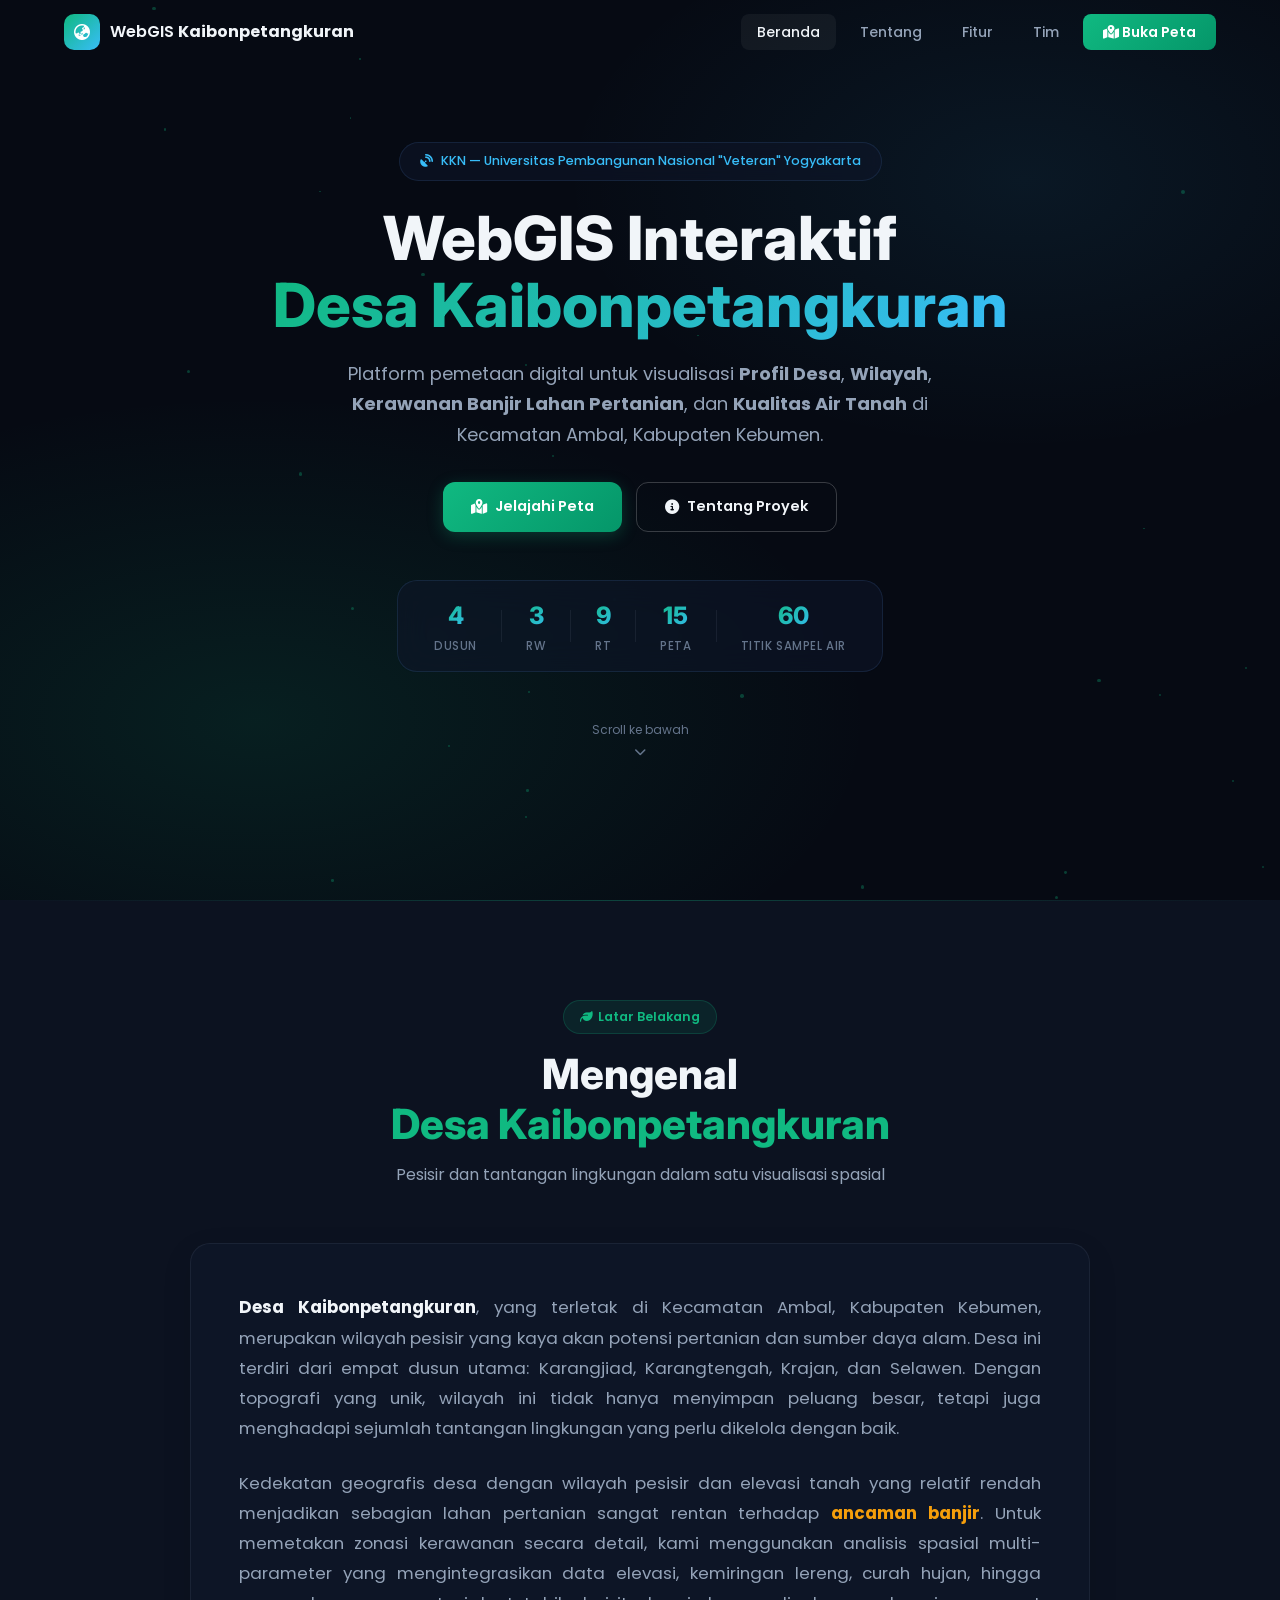
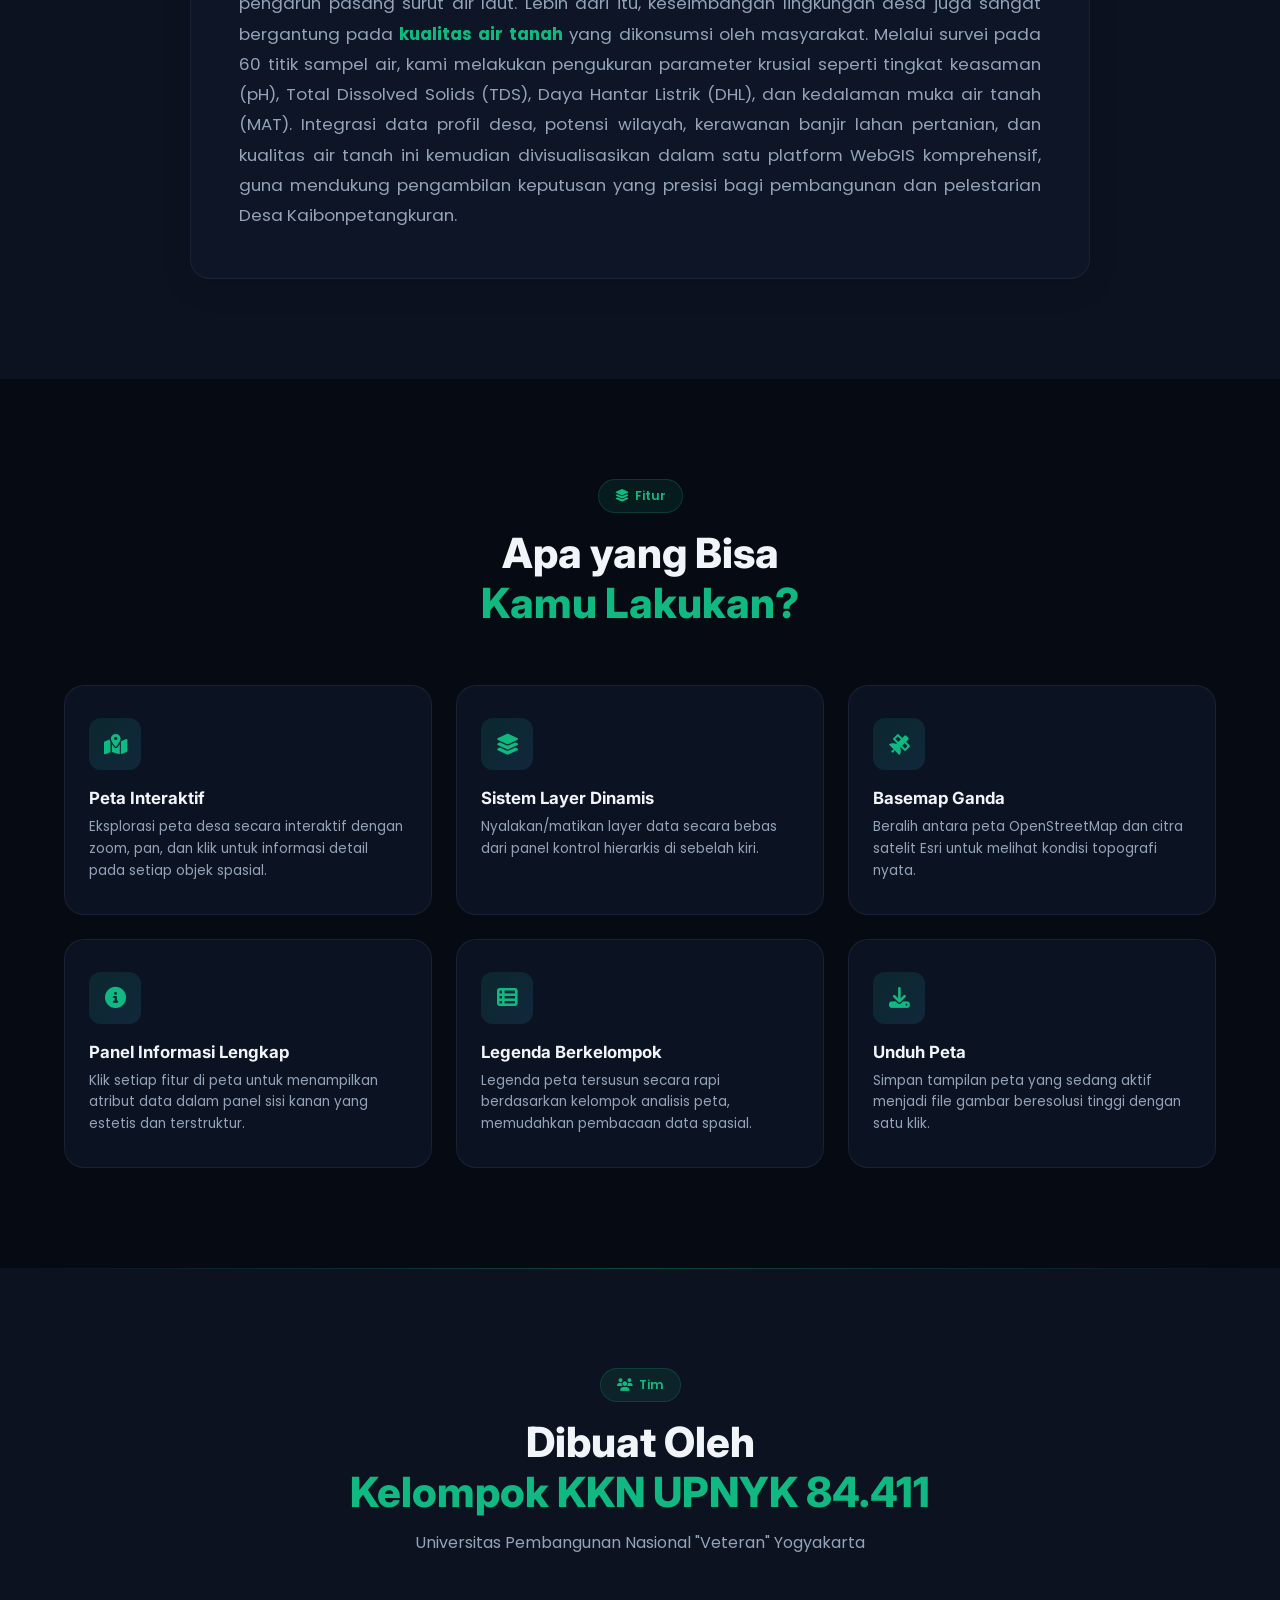
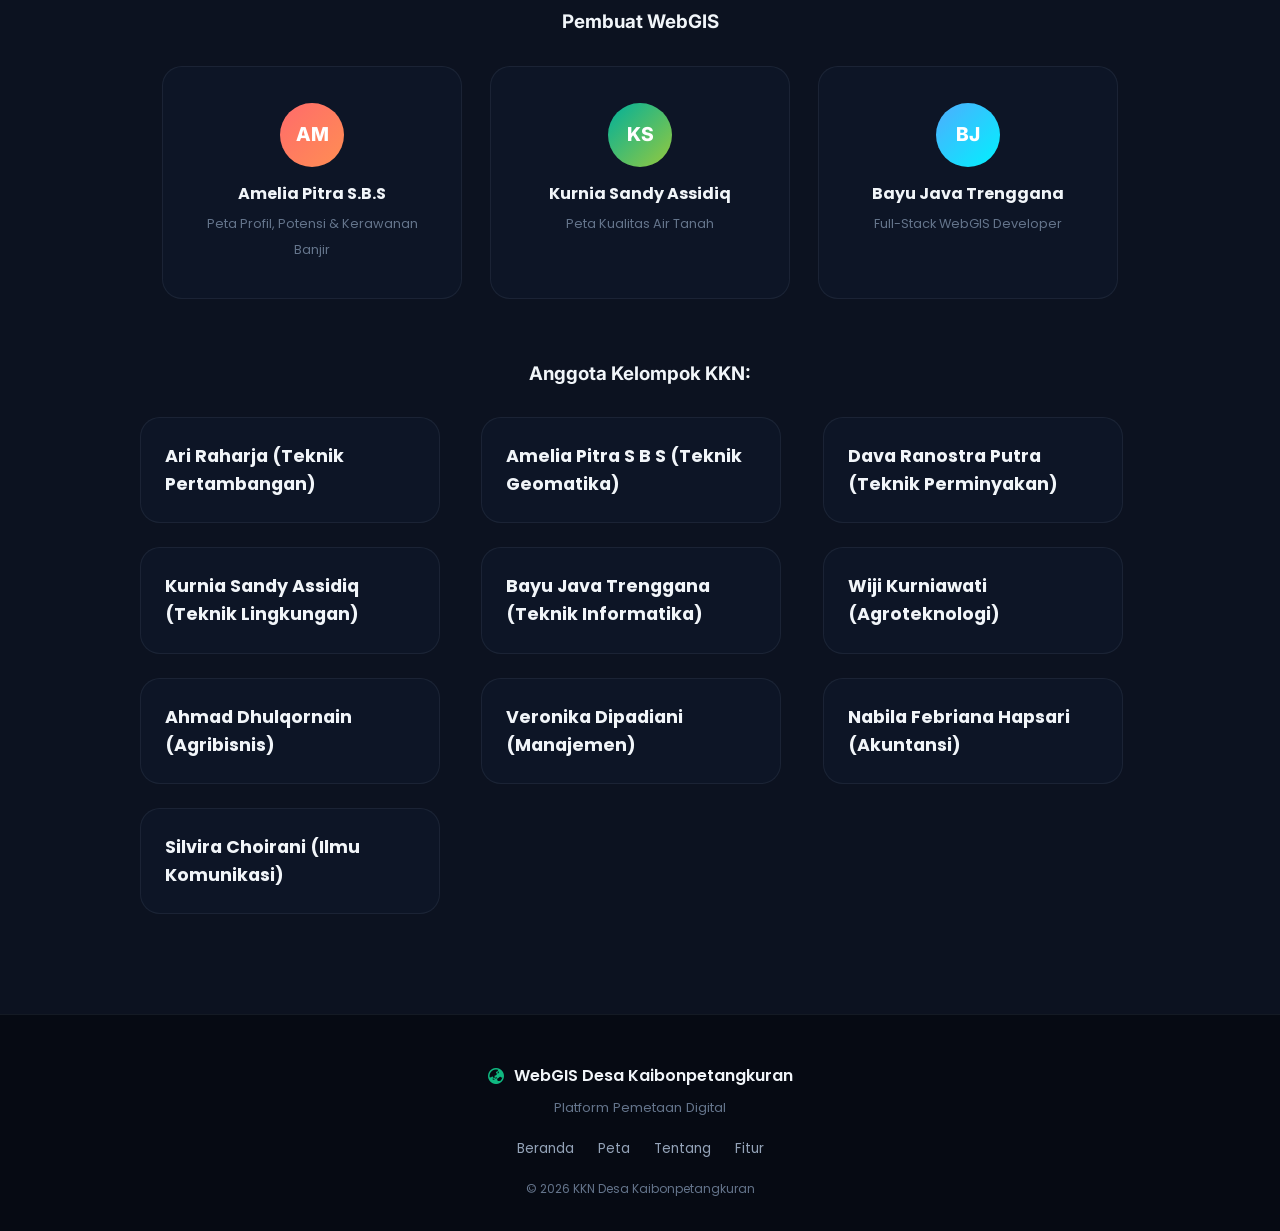
<file: index.html>
<!DOCTYPE html>
<html lang="id">

<head>
  <meta charset="UTF-8" />
  <meta name="viewport" content="width=device-width, initial-scale=1.0" />
  <title>WebGIS Desa Kaibonpetangkuran — Peta Interaktif Potensi & Kerawanan</title>
  <meta name="description"
    content="Platform WebGIS interaktif untuk visualisasi profil desa, potensi wilayah, kerawanan banjir lahan pertanian, dan kualitas air tanah Desa Kaibonpetangkuran, Kecamatan Ambal, Kebumen." />
  <meta name="keywords"
    content="WebGIS, Desa Kaibonpetangkuran, KKN, Peta Interaktif, Kerawanan Banjir, Kualitas Air Tanah, Kebumen" />

  <!-- Fonts -->
  <link rel="preconnect" href="https://fonts.googleapis.com" />
  <link rel="preconnect" href="https://fonts.gstatic.com" crossorigin />
  <link
    href="https://fonts.googleapis.com/css2?family=Inter:wght@300;400;500;600;700;800;900&family=Poppins:wght@300;400;500;600;700&display=swap"
    rel="stylesheet" />

  <!-- Ikon -->
  <link rel="stylesheet" href="https://cdnjs.cloudflare.com/ajax/libs/font-awesome/6.5.0/css/all.min.css" />

  <!-- Gaya CSS -->
  <link rel="stylesheet" href="css/style.css" />
</head>

<body>

  <!-- ===== NAVBAR ===== -->
  <nav id="navbar" class="navbar">
    <div class="nav-container">
      <a href="index.html" class="nav-brand">
        <span class="nav-icon"><i class="fas fa-globe-asia"></i></span>
        <span class="nav-text">WebGIS <strong>Kaibonpetangkuran</strong></span>
      </a>
      <ul class="nav-links" id="navLinks">
        <li><a href="#hero" class="nav-link active">Beranda</a></li>
        <li><a href="#about" class="nav-link">Tentang</a></li>
        <li><a href="#features" class="nav-link">Fitur</a></li>
        <li><a href="#team" class="nav-link">Tim</a></li>
        <li><a href="peta.html" class="nav-link nav-cta"><i class="fas fa-map-marked-alt"></i> Buka Peta</a></li>
      </ul>
      <button class="nav-toggle" id="navToggle" aria-label="Toggle menu">
        <span></span><span></span><span></span>
      </button>
    </div>
  </nav>

  <!-- ===== HERO SECTION ===== -->
  <section id="hero" class="hero-section">
    <div class="hero-bg">
      <div class="hero-gradient"></div>
      <div class="hero-particles" id="heroParticles"></div>
    </div>
    <div class="hero-content">
      <div class="hero-badge animate-fade-up">
        <i class="fas fa-satellite-dish"></i> KKN — Universitas Pembangunan Nasional "Veteran" Yogyakarta
      </div>
      <h1 class="hero-title animate-fade-up delay-1">
        WebGIS Interaktif<br />
        <span class="accent-gradient">Desa Kaibonpetangkuran</span>
      </h1>
      <p class="hero-subtitle animate-fade-up delay-2">
        Platform pemetaan digital untuk visualisasi <strong>Profil Desa</strong>, <strong>Wilayah</strong>,
        <strong>Kerawanan Banjir Lahan Pertanian</strong>, dan <strong>Kualitas Air Tanah</strong>
        di Kecamatan Ambal, Kabupaten Kebumen.
      </p>
      <div class="hero-buttons animate-fade-up delay-3">
        <a href="peta.html" class="btn btn-primary btn-glow">
          <i class="fas fa-map-marked-alt"></i> Jelajahi Peta
        </a>
        <a href="#about" class="btn btn-outline-light">
          <i class="fas fa-info-circle"></i> Tentang Proyek
        </a>
      </div>

      <!-- Bilah Statistik (Dipindah ke atas Petunjuk Gulir) -->
      <div class="stats-bar animate-fade-up delay-3">
        <div class="stat-item">
          <span class="stat-num" data-count="4">0</span>
          <span class="stat-label">Dusun</span>
        </div>
        <div class="stat-divider"></div>
        <div class="stat-item">
          <span class="stat-num" data-count="3">0</span>
          <span class="stat-label">RW</span>
        </div>
        <div class="stat-divider"></div>
        <div class="stat-item">
          <span class="stat-num" data-count="9">0</span>
          <span class="stat-label">RT</span>
        </div>
        <div class="stat-divider"></div>
        <div class="stat-item">
          <span class="stat-num" data-count="15">0</span>
          <span class="stat-label">Peta</span>
        </div>
        <div class="stat-divider"></div>
        <div class="stat-item">
          <span class="stat-num" data-count="60">0</span>
          <span class="stat-label">Titik Sampel Air</span>
        </div>
      </div>

      <div class="hero-scroll-hint animate-fade-up delay-4">
        <span>Scroll ke bawah</span>
        <i class="fas fa-chevron-down"></i>
      </div>
    </div>
  </section>

  <!-- ===== ABOUT SECTION ===== -->
  <section id="about" class="about-section">
    <div class="container">
      <div class="section-header">
        <span class="section-badge"><i class="fas fa-leaf"></i> Latar Belakang</span>
        <h2 class="section-title">Mengenal<br /><span class="accent">Desa Kaibonpetangkuran</span></h2>
        <p class="section-subtitle">Pesisir dan tantangan lingkungan dalam satu visualisasi spasial</p>
      </div>

      <div class="about-content"
        style="max-width: 900px; margin: 0 auto; background: var(--bg-card); padding: 3rem; border-radius: var(--radius-lg); border: 1px solid var(--border-subtle); backdrop-filter: blur(8px); box-shadow: 0 10px 30px rgba(0,0,0,0.1); line-height: 1.8; color: var(--text-secondary); text-align: justify; font-size: 1.05rem;">
        <p style="margin-bottom: 1.5rem;">
          <strong style="color: var(--text-primary);">Desa Kaibonpetangkuran</strong>, yang terletak di Kecamatan Ambal,
          Kabupaten Kebumen, merupakan wilayah pesisir yang kaya akan potensi pertanian dan sumber daya alam. Desa ini
          terdiri dari empat dusun utama: Karangjiad, Karangtengah, Krajan, dan Selawen. Dengan topografi yang unik,
          wilayah ini tidak hanya menyimpan peluang besar, tetapi juga menghadapi sejumlah tantangan lingkungan yang
          perlu dikelola dengan baik.
        </p>
        <p>
          Kedekatan geografis desa dengan wilayah pesisir dan elevasi tanah yang relatif rendah menjadikan sebagian
          lahan pertanian sangat rentan terhadap <strong style="color: var(--accent-warn);">ancaman banjir</strong>.
          Untuk memetakan zonasi kerawanan secara detail, kami menggunakan analisis spasial multi-parameter yang
          mengintegrasikan data elevasi, kemiringan lereng, curah hujan, hingga pengaruh pasang surut air laut. Lebih
          dari itu, keseimbangan lingkungan desa juga sangat bergantung pada <strong
            style="color: var(--accent-primary);">kualitas air tanah</strong> yang dikonsumsi oleh masyarakat. Melalui
          survei pada 60 titik sampel air, kami melakukan pengukuran parameter krusial seperti tingkat keasaman (pH),
          Total Dissolved Solids (TDS), Daya Hantar Listrik (DHL), dan kedalaman muka air tanah (MAT). Integrasi data
          profil desa, potensi wilayah, kerawanan banjir lahan pertanian, dan kualitas air tanah ini kemudian
          divisualisasikan dalam satu platform WebGIS komprehensif, guna mendukung pengambilan keputusan yang presisi
          bagi pembangunan dan pelestarian Desa Kaibonpetangkuran.
        </p>
      </div>
    </div>
  </section>

  <!-- ===== FEATURES SECTION ===== -->
  <section id="features" class="features-section">
    <div class="container">
      <div class="section-header">
        <span class="section-badge"><i class="fas fa-layer-group"></i> Fitur</span>
        <h2 class="section-title">Apa yang Bisa<br /><span class="accent">Kamu Lakukan?</span></h2>
      </div>
      <div class="features-grid">
        <div class="feature-card">
          <div class="feat-icon"><i class="fas fa-map-marked-alt"></i></div>
          <h3>Peta Interaktif</h3>
          <p>Eksplorasi peta desa secara interaktif dengan zoom, pan, dan klik untuk informasi detail pada setiap objek
            spasial.</p>
        </div>
        <div class="feature-card">
          <div class="feat-icon"><i class="fas fa-layer-group"></i></div>
          <h3>Sistem Layer Dinamis</h3>
          <p>Nyalakan/matikan layer data secara bebas dari panel kontrol hierarkis di sebelah kiri.</p>
        </div>
        <div class="feature-card">
          <div class="feat-icon"><i class="fas fa-satellite"></i></div>
          <h3>Basemap Ganda</h3>
          <p>Beralih antara peta OpenStreetMap dan citra satelit Esri untuk melihat kondisi topografi nyata.</p>
        </div>
        <div class="feature-card">
          <div class="feat-icon"><i class="fas fa-info-circle"></i></div>
          <h3>Panel Informasi Lengkap</h3>
          <p>Klik setiap fitur di peta untuk menampilkan atribut data dalam panel sisi kanan yang estetis dan
            terstruktur.</p>
        </div>
        <div class="feature-card">
          <div class="feat-icon"><i class="fas fa-th-list"></i></div>
          <h3>Legenda Berkelompok</h3>
          <p>Legenda peta tersusun secara rapi berdasarkan kelompok analisis peta, memudahkan pembacaan data spasial.
          </p>
        </div>
        <div class="feature-card">
          <div class="feat-icon"><i class="fas fa-download"></i></div>
          <h3>Unduh Peta</h3>
          <p>Simpan tampilan peta yang sedang aktif menjadi file gambar beresolusi tinggi dengan satu klik.</p>
        </div>
      </div>
    </div>
  </section>

  <!-- ===== TEAM SECTION ===== -->
  <section id="team" class="team-section">
    <div class="container">
      <div class="section-header">
        <span class="section-badge"><i class="fas fa-users"></i> Tim</span>
        <h2 class="section-title">Dibuat Oleh<br /><span class="accent">Kelompok KKN UPNYK 84.411</span></h2>
        <p class="section-subtitle">Universitas Pembangunan Nasional "Veteran" Yogyakarta</p>
      </div>

      <h3 style="text-align: center; margin-bottom: 2rem; color: var(--text-color);">Pembuat WebGIS</h3>
      <div class="team-grid" style="grid-template-columns: repeat(auto-fit, minmax(250px, 1fr)); margin-bottom: 4rem;">
        <div class="team-card">
          <div class="team-avatar" style="background: linear-gradient(135deg, #FF6B6B, #FF8E53);">AM</div>
          <span class="team-name">Amelia Pitra S.B.S</span>
          <span class="team-role">Peta Profil, Potensi & Kerawanan Banjir</span>
        </div>
        <div class="team-card">
          <div class="team-avatar" style="background: linear-gradient(135deg, #00b09b, #96c93d);">KS</div>
          <span class="team-name">Kurnia Sandy Assidiq</span>
          <span class="team-role">Peta Kualitas Air Tanah</span>
        </div>
        <div class="team-card">
          <div class="team-avatar" style="background: linear-gradient(135deg, #4facfe, #00f2fe);">BJ</div>
          <span class="team-name">Bayu Java Trenggana</span>
          <span class="team-role">Full-Stack WebGIS Developer</span>
        </div>
      </div>

      <h3 style="text-align: center; margin-bottom: 2rem; color: var(--text-color);">Anggota Kelompok KKN:</h3>
      <div class="team-grid"
        style="display: grid; grid-template-columns: repeat(auto-fit, minmax(280px, 1fr)); gap: 1.5rem; max-width: 1000px; margin: 0 auto;">
        <div class="team-card"
          style="padding: 1.5rem; text-align: left; display: flex; align-items: center; justify-content: center;">
          <span class="team-name" style="font-size: 1.1rem; margin-bottom: 0;">Ari Raharja (Teknik Pertambangan)</span>
        </div>
        <div class="team-card"
          style="padding: 1.5rem; text-align: left; display: flex; align-items: center; justify-content: center;">
          <span class="team-name" style="font-size: 1.1rem; margin-bottom: 0;">Amelia Pitra S B S (Teknik
            Geomatika)</span>
        </div>
        <div class="team-card"
          style="padding: 1.5rem; text-align: left; display: flex; align-items: center; justify-content: center;">
          <span class="team-name" style="font-size: 1.1rem; margin-bottom: 0;">Dava Ranostra Putra (Teknik
            Perminyakan)</span>
        </div>
        <div class="team-card"
          style="padding: 1.5rem; text-align: left; display: flex; align-items: center; justify-content: center;">
          <span class="team-name" style="font-size: 1.1rem; margin-bottom: 0;">Kurnia Sandy Assidiq (Teknik
            Lingkungan)</span>
        </div>
        <div class="team-card"
          style="padding: 1.5rem; text-align: left; display: flex; align-items: center; justify-content: center;">
          <span class="team-name" style="font-size: 1.1rem; margin-bottom: 0;">Bayu Java Trenggana (Teknik
            Informatika)</span>
        </div>
        <div class="team-card"
          style="padding: 1.5rem; text-align: left; display: flex; align-items: center; justify-content: center;">
          <span class="team-name" style="font-size: 1.1rem; margin-bottom: 0;">Wiji Kurniawati (Agroteknologi)</span>
        </div>
        <div class="team-card"
          style="padding: 1.5rem; text-align: left; display: flex; align-items: center; justify-content: center;">
          <span class="team-name" style="font-size: 1.1rem; margin-bottom: 0;">Ahmad Dhulqornain (Agribisnis)</span>
        </div>
        <div class="team-card"
          style="padding: 1.5rem; text-align: left; display: flex; align-items: center; justify-content: center;">
          <span class="team-name" style="font-size: 1.1rem; margin-bottom: 0;">Veronika Dipadiani (Manajemen)</span>
        </div>
        <div class="team-card"
          style="padding: 1.5rem; text-align: left; display: flex; align-items: center; justify-content: center;">
          <span class="team-name" style="font-size: 1.1rem; margin-bottom: 0;">Nabila Febriana Hapsari
            (Akuntansi)</span>
        </div>
        <div class="team-card"
          style="padding: 1.5rem; text-align: left; display: flex; align-items: center; justify-content: center;">
          <span class="team-name" style="font-size: 1.1rem; margin-bottom: 0;">Silvira Choirani (Ilmu Komunikasi)</span>
        </div>
      </div>
    </div>
  </section>

  <!-- ===== FOOTER ===== -->
  <footer class="footer">
    <div class="footer-inner">
      <div class="footer-brand">
        <i class="fas fa-globe-asia"></i>
        <span>WebGIS Desa Kaibonpetangkuran</span>
      </div>
      <p class="footer-tagline">Platform Pemetaan Digital</p>
      <div class="footer-links">
        <a href="index.html">Beranda</a>
        <a href="peta.html">Peta</a>
        <a href="#about">Tentang</a>
        <a href="#features">Fitur</a>
      </div>
      <p class="footer-copy">&copy; 2026 KKN Desa Kaibonpetangkuran</p>
    </div>
  </footer>

  <script src="js/main.js"></script>
</body>

</html>
</file>
<file: css/style.css>
/* =========================================================
   GLOBAL STYLES — WebGIS Desa Kaibonpetangkuran
   Premium dark theme with emerald/teal accents
   ========================================================= */

/* ===== CSS CUSTOM PROPERTIES ===== */
:root {
  /* Colors — Dark Premium Palette */
  --bg-primary: #060a13;
  --bg-secondary: #0c1220;
  --bg-card: rgba(15, 23, 42, 0.7);
  --bg-card-hover: rgba(20, 30, 55, 0.85);
  --bg-glass: rgba(15, 23, 42, 0.55);
  --bg-glass-border: rgba(100, 160, 255, 0.12);

  /* Accent Colors */
  --accent-primary: #10b981;
  --accent-primary-rgb: 16, 185, 129;
  --accent-secondary: #38bdf8;
  --accent-secondary-rgb: 56, 189, 248;
  --accent-warn: #f59e0b;
  --accent-danger: #ef4444;
  --accent-purple: #a78bfa;

  /* Text */
  --text-primary: #f1f5f9;
  --text-secondary: #94a3b8;
  --text-muted: #64748b;

  /* Borders */
  --border-subtle: rgba(148, 163, 184, 0.1);
  --border-accent: rgba(16, 185, 129, 0.3);

  /* Typography */
  --font-heading: 'Inter', sans-serif;
  --font-body: 'Poppins', sans-serif;

  /* Sizing */
  --nav-height: 64px;
  --container-max: 1200px;
  --radius-sm: 8px;
  --radius-md: 12px;
  --radius-lg: 20px;
  --radius-xl: 28px;

  /* Transitions */
  --transition-fast: 0.2s cubic-bezier(0.4, 0, 0.2, 1);
  --transition-smooth: 0.4s cubic-bezier(0.4, 0, 0.2, 1);
  --transition-spring: 0.5s cubic-bezier(0.34, 1.56, 0.64, 1);
}

/* ===== RESET & BASE ===== */
*,
*::before,
*::after {
  box-sizing: border-box;
  margin: 0;
  padding: 0;
}

html {
  scroll-behavior: smooth;
  font-size: 16px;
  -webkit-font-smoothing: antialiased;
  -moz-osx-font-smoothing: grayscale;
}

body {
  font-family: var(--font-body);
  background: var(--bg-primary);
  color: var(--text-primary);
  line-height: 1.6;
  overflow-x: hidden;
}

a {
  color: inherit;
  text-decoration: none;
  transition: color var(--transition-fast);
}

img {
  max-width: 100%;
  height: auto;
  display: block;
}

button {
  cursor: pointer;
  font-family: inherit;
  border: none;
  background: none;
}

h1, h2, h3, h4, h5, h6 {
  font-family: var(--font-heading);
  font-weight: 700;
  line-height: 1.2;
}

.container {
  max-width: var(--container-max);
  margin: 0 auto;
  padding: 0 24px;
}

/* ===== BILAH GULIR ===== */
::-webkit-scrollbar {
  width: 6px;
}
::-webkit-scrollbar-track {
  background: var(--bg-secondary);
}
::-webkit-scrollbar-thumb {
  background: rgba(148, 163, 184, 0.25);
  border-radius: 3px;
}
::-webkit-scrollbar-thumb:hover {
  background: rgba(148, 163, 184, 0.4);
}

/* ===== NAVBAR ===== */
.navbar {
  position: fixed;
  top: 0;
  left: 0;
  right: 0;
  z-index: 1000;
  height: var(--nav-height);
  transition: background var(--transition-smooth), box-shadow var(--transition-smooth), backdrop-filter var(--transition-smooth);
}

.navbar.scrolled {
  background: rgba(6, 10, 19, 0.85);
  backdrop-filter: blur(20px) saturate(180%);
  -webkit-backdrop-filter: blur(20px) saturate(180%);
  box-shadow: 0 1px 0 var(--border-subtle), 0 4px 24px rgba(0,0,0,0.3);
}

.nav-container {
  max-width: var(--container-max);
  margin: 0 auto;
  padding: 0 24px;
  display: flex;
  align-items: center;
  justify-content: space-between;
  height: 100%;
}

.nav-brand {
  display: flex;
  align-items: center;
  gap: 10px;
  font-weight: 600;
  font-size: 1rem;
  color: var(--text-primary);
}

.nav-icon {
  width: 36px;
  height: 36px;
  display: flex;
  align-items: center;
  justify-content: center;
  background: linear-gradient(135deg, var(--accent-primary), var(--accent-secondary));
  border-radius: 10px;
  font-size: 1rem;
  color: #fff;
}

.nav-links {
  display: flex;
  list-style: none;
  align-items: center;
  gap: 8px;
}

.nav-link {
  padding: 8px 16px;
  font-size: 0.875rem;
  font-weight: 500;
  color: var(--text-secondary);
  border-radius: var(--radius-sm);
  transition: all var(--transition-fast);
  position: relative;
}

.nav-link:hover,
.nav-link.active {
  color: var(--text-primary);
  background: rgba(255, 255, 255, 0.05);
}

.nav-link.nav-cta {
  background: linear-gradient(135deg, var(--accent-primary), #059669);
  color: #fff !important;
  padding: 8px 20px;
  font-weight: 600;
}
.nav-link.nav-cta:hover {
  background: linear-gradient(135deg, #059669, #047857);
  transform: translateY(-1px);
  box-shadow: 0 4px 16px rgba(var(--accent-primary-rgb), 0.3);
}

/* Tombol Menu Navigasi Mobile */
.nav-toggle {
  display: none;
  flex-direction: column;
  gap: 5px;
  padding: 8px;
}
.nav-toggle span {
  width: 22px;
  height: 2px;
  background: var(--text-primary);
  border-radius: 2px;
  transition: all var(--transition-fast);
}
.nav-toggle.active span:nth-child(1) {
  transform: rotate(45deg) translate(5px, 5px);
}
.nav-toggle.active span:nth-child(2) {
  opacity: 0;
}
.nav-toggle.active span:nth-child(3) {
  transform: rotate(-45deg) translate(5px, -5px);
}

/* ===== HERO SECTION ===== */
.hero-section {
  position: relative;
  min-height: 100vh;
  display: flex;
  flex-direction: column;
  justify-content: center;
  align-items: center;
  overflow: hidden;
}

.hero-bg {
  position: absolute;
  inset: 0;
  z-index: 0;
}

.hero-gradient {
  position: absolute;
  inset: 0;
  background: 
    radial-gradient(ellipse 80% 60% at 20% 80%, rgba(var(--accent-primary-rgb), 0.12) 0%, transparent 60%),
    radial-gradient(ellipse 60% 50% at 80% 20%, rgba(var(--accent-secondary-rgb), 0.08) 0%, transparent 60%),
    linear-gradient(180deg, var(--bg-primary) 0%, rgba(6, 10, 19, 0.9) 50%, var(--bg-primary) 100%);
}

.hero-particles {
  position: absolute;
  inset: 0;
  overflow: hidden;
}

.hero-content {
  position: relative;
  z-index: 2;
  text-align: center;
  padding: 0 24px;
  max-width: 800px;
}

.hero-badge {
  display: inline-flex;
  align-items: center;
  gap: 8px;
  padding: 8px 20px;
  background: var(--bg-glass);
  border: 1px solid var(--bg-glass-border);
  border-radius: 50px;
  font-size: 0.8rem;
  font-weight: 500;
  color: var(--accent-secondary);
  backdrop-filter: blur(10px);
  margin-bottom: 24px;
}

.hero-title {
  font-family: var(--font-heading);
  font-size: clamp(2.2rem, 5vw, 3.8rem);
  font-weight: 800;
  line-height: 1.1;
  margin-bottom: 20px;
  color: var(--text-primary);
}

.accent-gradient {
  background: linear-gradient(135deg, var(--accent-primary), var(--accent-secondary));
  -webkit-background-clip: text;
  -webkit-text-fill-color: transparent;
  background-clip: text;
}

.hero-subtitle {
  font-size: clamp(0.95rem, 2vw, 1.125rem);
  color: var(--text-secondary);
  line-height: 1.7;
  margin-bottom: 32px;
  max-width: 640px;
  margin-left: auto;
  margin-right: auto;
}

.hero-buttons {
  display: flex;
  gap: 14px;
  justify-content: center;
  flex-wrap: wrap;
  margin-bottom: 48px;
}

.hero-scroll-hint {
  display: flex;
  flex-direction: column;
  align-items: center;
  gap: 6px;
  color: var(--text-muted);
  font-size: 0.75rem;
  animation: float 2.5s ease-in-out infinite;
}

@keyframes float {
  0%, 100% { transform: translateY(0); }
  50% { transform: translateY(8px); }
}

/* ===== TOMBOL ===== */
.btn {
  display: inline-flex;
  align-items: center;
  gap: 8px;
  padding: 12px 28px;
  font-size: 0.9rem;
  font-weight: 600;
  border-radius: var(--radius-md);
  transition: all var(--transition-fast);
  border: none;
  cursor: pointer;
  text-decoration: none;
}

.btn-primary {
  background: linear-gradient(135deg, var(--accent-primary), #059669);
  color: #fff;
  box-shadow: 0 4px 16px rgba(var(--accent-primary-rgb), 0.25);
}
.btn-primary:hover {
  transform: translateY(-2px);
  box-shadow: 0 8px 28px rgba(var(--accent-primary-rgb), 0.35);
}

.btn-glow {
  position: relative;
}
.btn-glow::before {
  content: '';
  position: absolute;
  inset: -2px;
  background: linear-gradient(135deg, var(--accent-primary), var(--accent-secondary));
  border-radius: inherit;
  z-index: -1;
  opacity: 0;
  filter: blur(12px);
  transition: opacity var(--transition-fast);
}
.btn-glow:hover::before {
  opacity: 0.5;
}

.btn-outline-light {
  background: transparent;
  border: 1px solid rgba(255,255,255,0.2);
  color: var(--text-primary);
}
.btn-outline-light:hover {
  background: rgba(255,255,255,0.08);
  border-color: rgba(255,255,255,0.35);
  transform: translateY(-2px);
}

.btn-sm {
  padding: 8px 18px;
  font-size: 0.82rem;
}

/* ===== STATS BAR ===== */
.stats-bar {
  position: relative;
  margin: 0 auto 48px auto;
  z-index: 3;
  display: flex;
  flex-wrap: wrap;
  justify-content: center;
  align-items: center;
  gap: 24px;
  padding: 16px 36px;
  background: var(--bg-glass);
  border: 1px solid var(--bg-glass-border);
  border-radius: var(--radius-lg);
  backdrop-filter: blur(16px);
  width: max-content;
  max-width: 95vw;
}

.stat-item {
  display: flex;
  flex-direction: column;
  align-items: center;
  gap: 2px;
}

.stat-num {
  font-family: var(--font-heading);
  font-size: 1.5rem;
  font-weight: 800;
  background: linear-gradient(135deg, var(--accent-primary), var(--accent-secondary));
  -webkit-background-clip: text;
  -webkit-text-fill-color: transparent;
  background-clip: text;
}

.stat-label {
  font-size: 0.72rem;
  color: var(--text-muted);
  font-weight: 500;
  text-transform: uppercase;
  letter-spacing: 0.05em;
}

.stat-divider {
  width: 1px;
  height: 32px;
  background: var(--border-subtle);
}

/* ===== SECTION HEADER ===== */
.section-header {
  text-align: center;
  margin-bottom: 56px;
}

.section-badge {
  display: inline-flex;
  align-items: center;
  gap: 6px;
  padding: 6px 16px;
  background: rgba(var(--accent-primary-rgb), 0.1);
  border: 1px solid rgba(var(--accent-primary-rgb), 0.2);
  border-radius: 50px;
  font-size: 0.78rem;
  font-weight: 600;
  color: var(--accent-primary);
  margin-bottom: 16px;
}

.section-title {
  font-size: clamp(1.8rem, 3.5vw, 2.6rem);
  font-weight: 800;
  margin-bottom: 12px;
}

.accent {
  color: var(--accent-primary);
}

.section-subtitle {
  font-size: 1rem;
  color: var(--text-secondary);
  max-width: 560px;
  margin: 0 auto;
}

/* ===== ABOUT SECTION ===== */
.about-section {
  padding: 100px 0;
  background: var(--bg-secondary);
  position: relative;
}

.about-section::before {
  content: '';
  position: absolute;
  top: 0;
  left: 0;
  right: 0;
  height: 1px;
  background: linear-gradient(90deg, transparent, var(--border-accent), transparent);
}

.about-grid {
  display: grid;
  grid-template-columns: 1fr 1fr;
  gap: 40px;
  align-items: start;
}

.about-card {
  padding: 28px;
  border-radius: var(--radius-lg);
  margin-bottom: 20px;
  transition: all var(--transition-smooth);
}

.glass-card {
  background: var(--bg-card);
  border: 1px solid var(--border-subtle);
  backdrop-filter: blur(8px);
}
.glass-card:hover {
  background: var(--bg-card-hover);
  border-color: var(--bg-glass-border);
  transform: translateY(-4px);
  box-shadow: 0 12px 40px rgba(0,0,0,0.3);
}

.about-card.highlight {
  border-color: rgba(var(--accent-primary-rgb), 0.3);
  background: rgba(var(--accent-primary-rgb), 0.05);
}

.about-icon {
  width: 44px;
  height: 44px;
  display: flex;
  align-items: center;
  justify-content: center;
  background: rgba(var(--accent-secondary-rgb), 0.1);
  border-radius: var(--radius-md);
  color: var(--accent-secondary);
  font-size: 1.1rem;
  margin-bottom: 16px;
}
.about-icon.warn { background: rgba(245, 158, 11, 0.1); color: var(--accent-warn); }
.about-icon.accent { background: rgba(var(--accent-primary-rgb), 0.1); color: var(--accent-primary); }

.about-card h3 {
  font-size: 1.1rem;
  margin-bottom: 10px;
  color: var(--text-primary);
}

.about-card p {
  font-size: 0.88rem;
  color: var(--text-secondary);
  line-height: 1.65;
}

/* Proker Cards */
.proker-cards {
  background: var(--bg-card);
  border: 1px solid var(--border-subtle);
  border-radius: var(--radius-lg);
  padding: 28px;
  backdrop-filter: blur(8px);
}

.proker-title {
  font-size: 1rem;
  color: var(--text-primary);
  margin-bottom: 20px;
  display: flex;
  align-items: center;
  gap: 8px;
}

.proker-item {
  display: flex;
  align-items: flex-start;
  gap: 14px;
  padding: 14px 0;
  border-bottom: 1px solid var(--border-subtle);
}

.proker-icon {
  width: 40px;
  height: 40px;
  min-width: 40px;
  display: flex;
  align-items: center;
  justify-content: center;
  border-radius: var(--radius-sm);
  font-size: 0.9rem;
}
.proker-icon.blue { background: rgba(96, 165, 250, 0.12); color: #60a5fa; }
.proker-icon.teal { background: rgba(45, 212, 191, 0.12); color: #2dd4bf; }

.proker-item strong {
  font-size: 0.88rem;
  display: block;
  margin-bottom: 4px;
}
.proker-item p {
  font-size: 0.8rem;
  color: var(--text-muted);
}

.proker-solution {
  margin-top: 20px;
  padding: 20px;
  background: rgba(var(--accent-primary-rgb), 0.06);
  border: 1px solid rgba(var(--accent-primary-rgb), 0.2);
  border-radius: var(--radius-md);
}
.proker-solution h4 {
  font-size: 0.9rem;
  color: var(--accent-primary);
  margin-bottom: 8px;
  display: flex;
  align-items: center;
  gap: 6px;
}
.proker-solution p {
  font-size: 0.82rem;
  color: var(--text-secondary);
  margin-bottom: 14px;
}

/* ===== FEATURES SECTION ===== */
.features-section {
  padding: 100px 0;
  background: var(--bg-primary);
  position: relative;
}

.features-grid {
  display: grid;
  grid-template-columns: repeat(3, 1fr);
  gap: 24px;
}

.feature-card {
  padding: 32px 24px;
  background: var(--bg-card);
  border: 1px solid var(--border-subtle);
  border-radius: var(--radius-lg);
  transition: all var(--transition-smooth);
  position: relative;
  overflow: hidden;
}

.feature-card::before {
  content: '';
  position: absolute;
  top: 0;
  left: 0;
  right: 0;
  height: 3px;
  background: linear-gradient(90deg, var(--accent-primary), var(--accent-secondary));
  opacity: 0;
  transition: opacity var(--transition-fast);
}

.feature-card:hover {
  transform: translateY(-6px);
  border-color: var(--bg-glass-border);
  box-shadow: 0 16px 48px rgba(0,0,0,0.3);
}
.feature-card:hover::before {
  opacity: 1;
}

.feat-icon {
  width: 52px;
  height: 52px;
  display: flex;
  align-items: center;
  justify-content: center;
  background: linear-gradient(135deg, rgba(var(--accent-primary-rgb), 0.12), rgba(var(--accent-secondary-rgb), 0.12));
  border-radius: var(--radius-md);
  color: var(--accent-primary);
  font-size: 1.3rem;
  margin-bottom: 18px;
}

.feature-card h3 {
  font-size: 1.05rem;
  margin-bottom: 8px;
}

.feature-card p {
  font-size: 0.85rem;
  color: var(--text-secondary);
  line-height: 1.6;
}

/* ===== TEAM SECTION ===== */
.team-section {
  padding: 100px 0;
  background: var(--bg-secondary);
  position: relative;
}

.team-section::before {
  content: '';
  position: absolute;
  top: 0;
  left: 0;
  right: 0;
  height: 1px;
  background: linear-gradient(90deg, transparent, var(--border-accent), transparent);
}

.team-grid {
  display: flex;
  gap: 28px;
  justify-content: center;
  flex-wrap: wrap;
}

.team-card {
  background: var(--bg-card);
  border: 1px solid var(--border-subtle);
  border-radius: var(--radius-lg);
  padding: 36px 32px;
  text-align: center;
  min-width: 240px;
  max-width: 300px;
  flex: 1;
  transition: all var(--transition-smooth);
  position: relative;
  overflow: hidden;
}

.team-card:hover {
  transform: translateY(-4px);
  box-shadow: 0 12px 36px rgba(0,0,0,0.3);
  border-color: var(--bg-glass-border);
}

.team-badge {
  display: inline-block;
  padding: 4px 12px;
  font-size: 0.7rem;
  font-weight: 600;
  border-radius: 50px;
  background: rgba(96, 165, 250, 0.12);
  color: #60a5fa;
  margin-bottom: 16px;
  text-transform: uppercase;
  letter-spacing: 0.05em;
}
.team-badge.individu {
  background: rgba(45, 212, 191, 0.12);
  color: #2dd4bf;
}

.team-avatar {
  width: 64px;
  height: 64px;
  margin: 0 auto 14px;
  display: flex;
  align-items: center;
  justify-content: center;
  background: linear-gradient(135deg, #60a5fa, #a78bfa);
  border-radius: 50%;
  font-family: var(--font-heading);
  font-weight: 800;
  font-size: 1.2rem;
  color: #fff;
}
.team-avatar.teal {
  background: linear-gradient(135deg, #2dd4bf, #38bdf8);
}

.team-name {
  display: block;
  font-weight: 700;
  font-size: 1rem;
  margin-bottom: 4px;
}

.team-role {
  font-size: 0.8rem;
  color: var(--text-muted);
}

/* ===== FOOTER ===== */
.footer {
  padding: 48px 0 32px;
  background: var(--bg-primary);
  border-top: 1px solid var(--border-subtle);
}

.footer-inner {
  max-width: var(--container-max);
  margin: 0 auto;
  padding: 0 24px;
  text-align: center;
}

.footer-brand {
  display: flex;
  align-items: center;
  justify-content: center;
  gap: 10px;
  font-size: 1rem;
  font-weight: 600;
  margin-bottom: 8px;
  color: var(--text-primary);
}
.footer-brand i {
  color: var(--accent-primary);
}

.footer-tagline {
  font-size: 0.82rem;
  color: var(--text-muted);
  margin-bottom: 20px;
}

.footer-links {
  display: flex;
  gap: 24px;
  justify-content: center;
  margin-bottom: 20px;
}
.footer-links a {
  font-size: 0.85rem;
  color: var(--text-secondary);
  transition: color var(--transition-fast);
}
.footer-links a:hover {
  color: var(--accent-primary);
}

.footer-copy {
  font-size: 0.75rem;
  color: var(--text-muted);
}

/* ===== ANIMATIONS ===== */
.animate-fade-up {
  opacity: 0;
  transform: translateY(30px);
  transition: opacity 0.7s ease, transform 0.7s ease;
}
.animate-fade-up.visible {
  opacity: 1;
  transform: translateY(0);
}
.delay-1 { transition-delay: 0.15s; }
.delay-2 { transition-delay: 0.3s; }
.delay-3 { transition-delay: 0.45s; }
.delay-4 { transition-delay: 0.6s; }

/* Particle dots */
.particle {
  position: absolute;
  width: 3px;
  height: 3px;
  background: rgba(var(--accent-primary-rgb), 0.3);
  border-radius: 50%;
  animation: drift linear infinite;
}

@keyframes drift {
  0% { transform: translateY(0) translateX(0); opacity: 0; }
  10% { opacity: 1; }
  90% { opacity: 1; }
  100% { transform: translateY(-100vh) translateX(50px); opacity: 0; }
}

/* ===== RESPONSIVE ===== */
@media (max-width: 1024px) {
  .about-grid {
    grid-template-columns: 1fr;
  }
  .features-grid {
    grid-template-columns: repeat(2, 1fr);
  }
}

@media (max-width: 768px) {
  .nav-links {
    position: fixed;
    top: var(--nav-height);
    left: 0;
    right: 0;
    background: rgba(6, 10, 19, 0.95);
    backdrop-filter: blur(20px);
    flex-direction: column;
    padding: 16px;
    gap: 4px;
    transform: translateY(-120%);
    transition: transform var(--transition-smooth);
    border-bottom: 1px solid var(--border-subtle);
  }
  .nav-links.open {
    transform: translateY(0);
  }
  .nav-toggle {
    display: flex;
  }
  .nav-link {
    width: 100%;
    text-align: center;
    padding: 12px;
  }

  .features-grid {
    grid-template-columns: 1fr;
  }

  .stats-bar {
    flex-wrap: wrap;
    gap: 12px;
    padding: 14px 20px;
    bottom: 16px;
  }
  .stat-divider {
    display: none;
  }
  .stat-item {
    flex: 1;
    min-width: 60px;
  }

  .hero-title {
    font-size: 2rem;
  }

  .team-grid {
    flex-direction: column;
    align-items: center;
  }
  .team-card {
    max-width: 100%;
    width: 100%;
  }
}
</file>
